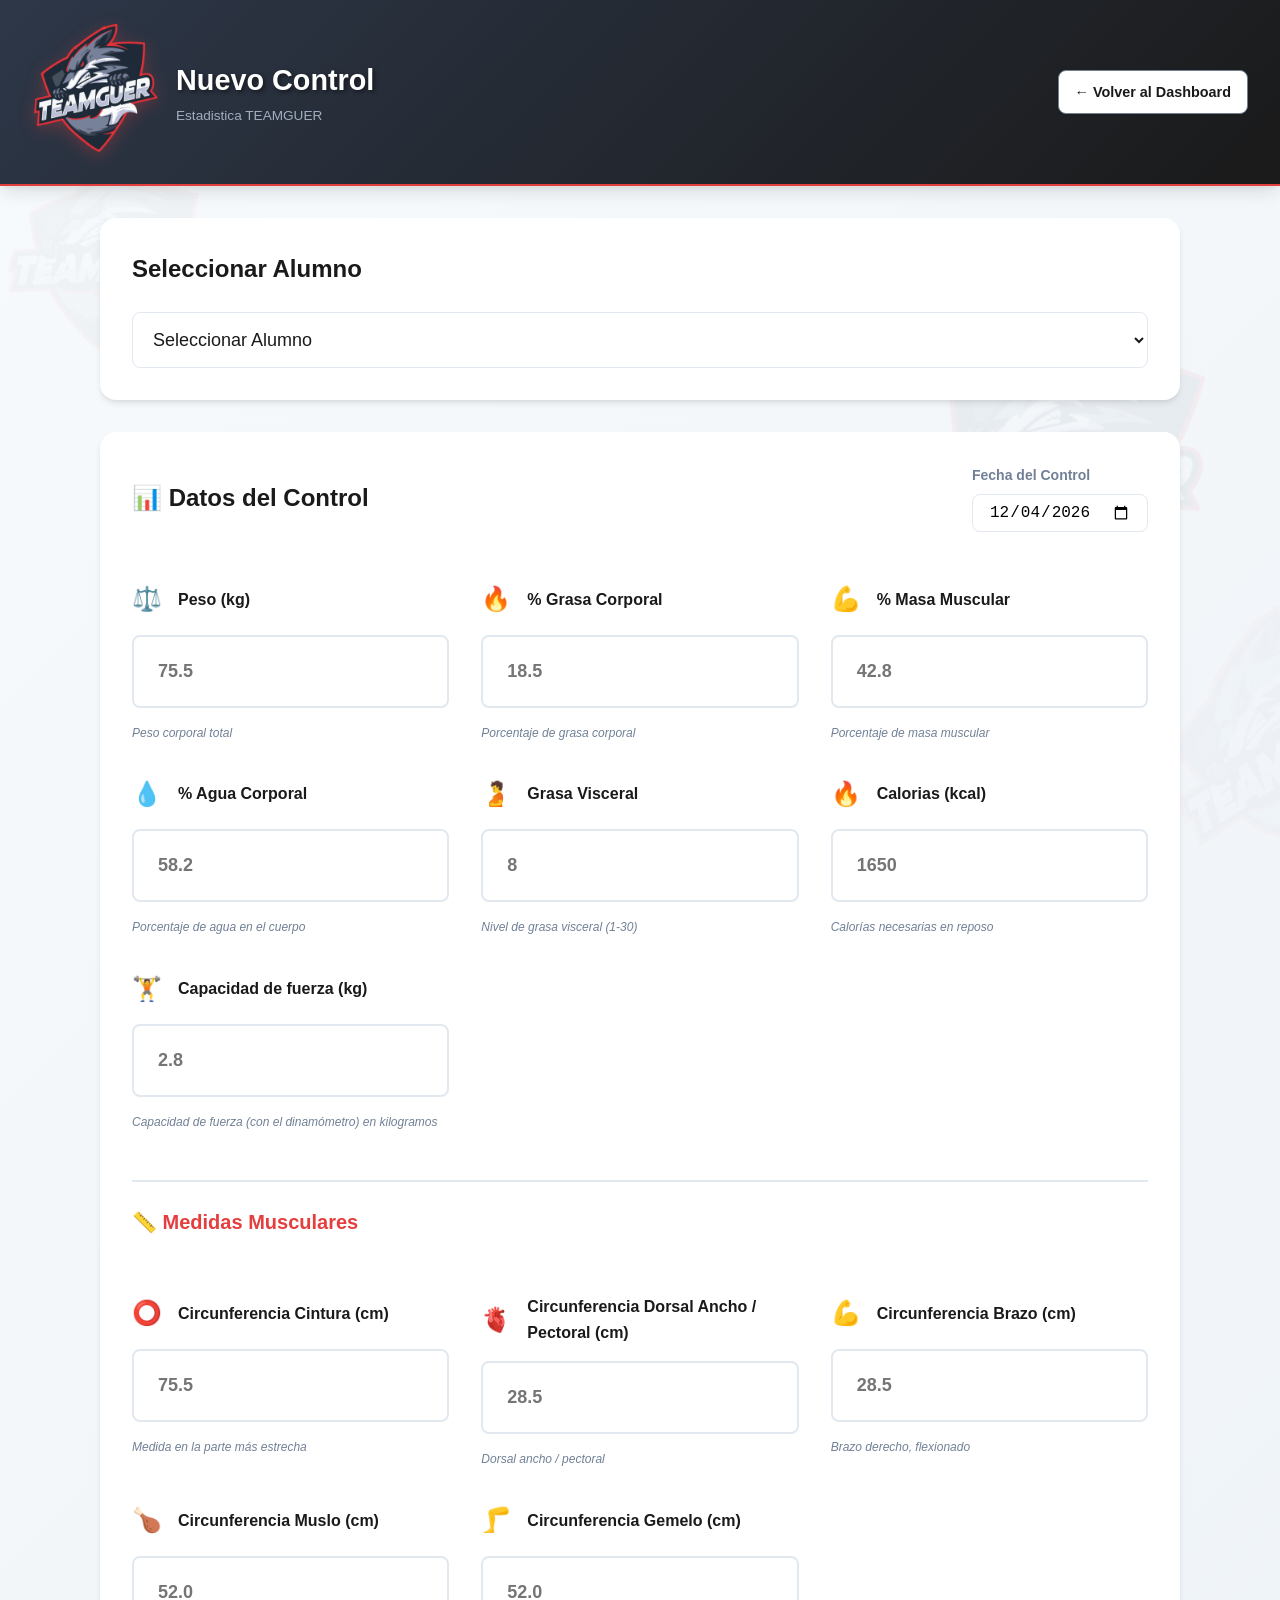
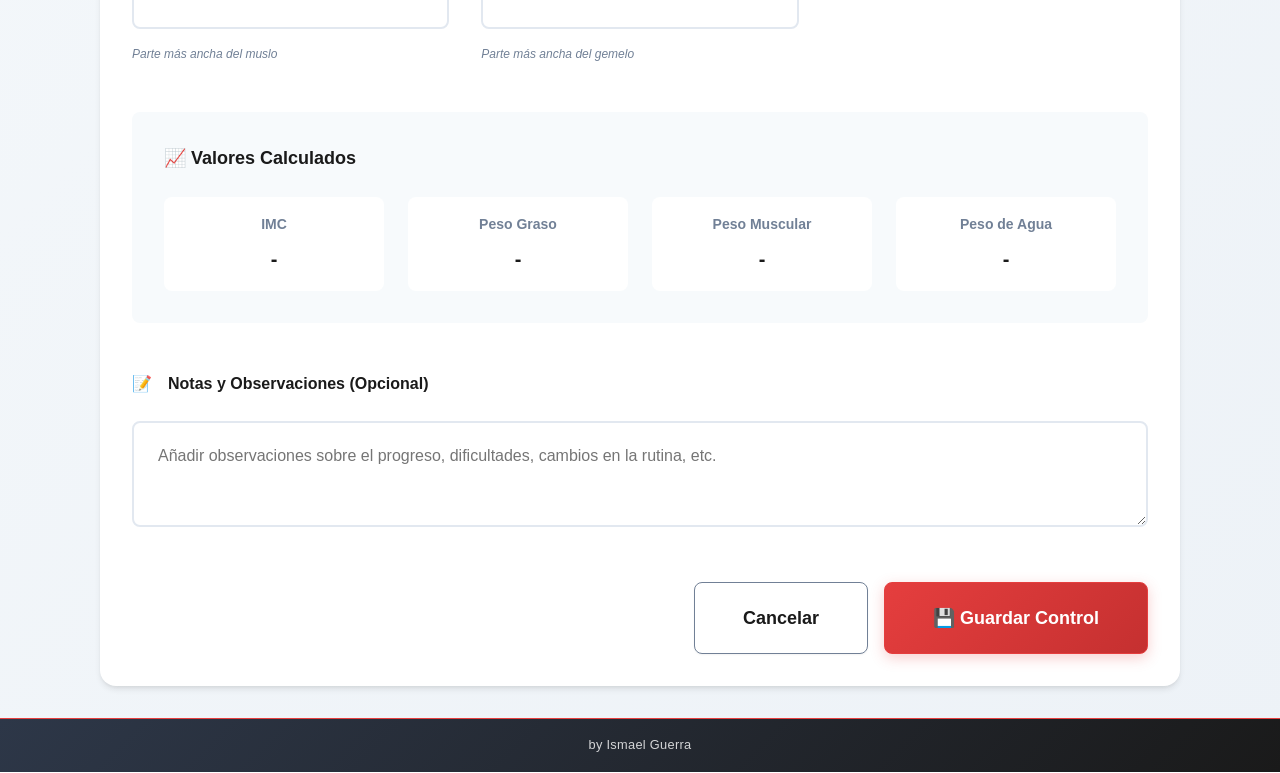
<file: new-control.html>
<!DOCTYPE html>
<html lang="es">
<head>
    <meta charset="UTF-8">
    <meta name="viewport" content="width=device-width, initial-scale=1.0">
    <title>Nuevo Control - Estadistica TEAMGUER</title>
    <link rel="stylesheet" href="css/styles.css">
    <link rel="icon" href="assets/logo.png" type="image/svg+xml">
</head>
<body>
    <!-- Header -->
    <header class="header">
        <div class="container">
            <div class="brand">
                <a href="index.html" class="logo-link">
                    <img src="assets/logo.png" alt="TEAMGUER" class="logo">
                </a>
                <div class="brand-title">
                    <h1>Nuevo Control</h1>
                    <div class="app-subtitle">Estadistica TEAMGUER</div>
                </div>
            </div>
            <div class="header-actions">
                <button type="button" onclick="newControlForm.redirectToDashboard()" class="btn btn-secondary">← Volver al Dashboard</button>
            </div>
        </div>
    </header>

    <!-- Main Form -->
    <main class="main-form">
        <div class="container">
            <div class="form-container">
                <!-- Patient Info -->
                <section class="patient-info-section">
                    <div class="patient-summary">
                        <h3 id="selectedPatientName">Seleccionar Alumno</h3>
                        <select id="patientSelectControl" class="patient-select-large" required>
                            <option value="">Seleccionar Alumno</option>
                        </select>
                    </div>
                </section>

                <!-- Control Form -->
                <section class="control-form-section">
                    <form id="newControlForm" class="control-form">
                        <div class="form-header">
                            <h3>📊 Datos del Control</h3>
                            <div class="form-date">
                                <label for="date">Fecha del Control</label>
                                <input type="date" id="date" required>
                            </div>
                        </div>

                        <div class="measurements-grid">
                            <div class="measurement-group">
                                <label for="weight">
                                    <span class="icon">⚖️</span>
                                    <span class="label">Peso (kg)</span>
                                </label>
                                <input 
                                    type="number" 
                                    id="weight" 
                                    step="1"
                                    placeholder="75.5" 
                                    required
                                >
                                <div class="input-help">Peso corporal total</div>
                            </div>

                            <div class="measurement-group">
                                <label for="fatPercentage">
                                    <span class="icon">🔥</span>
                                    <span class="label">% Grasa Corporal</span>
                                </label>
                                <input 
                                    type="number" 
                                    id="fatPercentage" 
                                    step="1"
                                    placeholder="18.5" 
                                    required
                                >
                                <div class="input-help">Porcentaje de grasa corporal</div>
                            </div>

                            <div class="measurement-group">
                                <label for="musclePercentage">
                                    <span class="icon">💪</span>
                                    <span class="label">% Masa Muscular</span>
                                </label>
                                <input 
                                    type="number" 
                                    id="musclePercentage" 
                                    step="1"
                                    placeholder="42.8" 
                                    required
                                >
                                <div class="input-help">Porcentaje de masa muscular</div>
                            </div>

                            <div class="measurement-group">
                                <label for="waterPercentage">
                                    <span class="icon">💧</span>
                                    <span class="label">% Agua Corporal</span>
                                </label>
                                <input 
                                    type="number" 
                                    id="waterPercentage" 
                                    step="1"
                                    placeholder="58.2" 
                                    required
                                >
                                <div class="input-help">Porcentaje de agua en el cuerpo</div>
                            </div>

                            <div class="measurement-group">
                                <label for="visceralFat">
                                    <span class="icon">🫄</span>
                                    <span class="label">Grasa Visceral</span>
                                </label>
                                <input 
                                    type="number" 
                                    id="visceralFat"
                                    placeholder="8"
                                >
                                <div class="input-help">Nivel de grasa visceral (1-30)</div>
                            </div>

                            <div class="measurement-group">
                                <label for="basalMetabolism">
                                    <span class="icon">🔥</span>
                                    <span class="label">Calorias (kcal)</span>
                                </label>
                                <input 
                                    type="number" 
                                    id="basalMetabolism"
                                    placeholder="1650"
                                >
                                <div class="input-help">Calorías necesarias en reposo</div>
                            </div>

                            <div class="measurement-group">
                                <label for="strongCapacity">
                                    <span class="icon">🏋️</span>
                                    <span class="label">Capacidad de fuerza (kg)</span>
                                </label>
                                <input 
                                    type="number" 
                                    id="strongCapacity" 
                                    step="1"
                                    placeholder="2.8"
                                >
                                <div class="input-help">Capacidad de fuerza (con el dinamómetro) en kilogramos</div>
                            </div>
                        </div>

                        <!-- Medidas Musculares -->
                        <div class="section-divider">
                            <h4>📏 Medidas Musculares</h4>
                        </div>

                        <div class="measurements-grid">
                            <div class="measurement-group">
                                <label for="waistCircumference">
                                    <span class="icon">⭕</span>
                                    <span class="label">Circunferencia Cintura (cm)</span>
                                </label>
                                <input 
                                    type="number" 
                                    id="waistCircumference" 
                                    step="1"
                                    placeholder="75.5"
                                >
                                <div class="input-help">Medida en la parte más estrecha</div>
                            </div>

                            <div class="measurement-group">
                                <label for="chestCircumference">
                                    <span class="icon">🫀</span>
                                    <span class="label">Circunferencia Dorsal Ancho / Pectoral (cm)</span>
                                </label>
                                <input 
                                    type="number" 
                                    id="chestCircumference" 
                                    step="1"
                                    placeholder="28.5"
                                >
                                <div class="input-help">Dorsal ancho / pectoral</div>
                            </div>

                            <div class="measurement-group">
                                <label for="armCircumference">
                                    <span class="icon">💪</span>
                                    <span class="label">Circunferencia Brazo (cm)</span>
                                </label>
                                <input 
                                    type="number" 
                                    id="armCircumference" 
                                    step="1"
                                    placeholder="28.5"
                                >
                                <div class="input-help">Brazo derecho, flexionado</div>
                            </div>

                            <div class="measurement-group">
                                <label for="thighCircumference">
                                    <span class="icon">🍗</span>
                                    <span class="label">Circunferencia Muslo (cm)</span>
                                </label>
                                <input 
                                    type="number" 
                                    id="thighCircumference" 
                                    step="1"
                                    placeholder="52.0"
                                >
                                <div class="input-help">Parte más ancha del muslo</div>
                            </div>

                            <div class="measurement-group">
                                <label for="calfCircumference">
                                    <span class="icon">🦵</span>
                                    <span class="label">Circunferencia Gemelo (cm)</span>
                                </label>
                                <input 
                                    type="number" 
                                    id="calfCircumference" 
                                    step="1"
                                    placeholder="52.0"
                                >
                                <div class="input-help">Parte más ancha del gemelo</div>
                            </div>
                        </div>

                        <!-- Calculated Values Preview -->
                        <div class="calculated-values">
                            <h4>📈 Valores Calculados</h4>
                            <div class="calculated-grid">
                                <div class="calculated-item">
                                    <span class="label">IMC</span>
                                    <span id="calculatedIMC" class="value">-</span>
                                </div>
                                <div class="calculated-item">
                                    <span class="label">Peso Graso</span>
                                    <span id="calculatedFatWeight" class="value">-</span>
                                </div>
                                <div class="calculated-item">
                                    <span class="label">Peso Muscular</span>
                                    <span id="calculatedMuscleWeight" class="value">-</span>
                                </div>
                                <div class="calculated-item">
                                    <span class="label">Peso de Agua</span>
                                    <span id="calculatedWaterWeight" class="value">-</span>
                                </div>
                            </div>
                        </div>

                        <!-- Comparison with Previous -->
                        <div id="comparisonSection" class="comparison-section" style="display: none;">
                            <h4>📊 Comparación con Control Anterior</h4>
                            <div id="comparisonGrid" class="comparison-grid">
                                <!-- Se llena dinámicamente -->
                            </div>
                        </div>

                        <!-- Notes Section -->
                        <div class="notes-section">
                            <label for="notes">
                                <span class="icon">📝</span>
                                <span class="label">Notas y Observaciones (Opcional)</span>
                            </label>
                            <textarea 
                                id="notes" 
                                rows="3" 
                                placeholder="Añadir observaciones sobre el progreso, dificultades, cambios en la rutina, etc."
                            ></textarea>
                        </div>

                        <!-- Form Actions -->
                        <div class="form-actions">
                            <button type="button" id="cancelControl" class="btn btn-secondary btn-large">
                                Cancelar
                            </button>
                            <button type="submit" class="btn btn-primary btn-large">
                                💾 Guardar Control
                            </button>
                        </div>
                    </form>
                </section>
            </div>
        </div>
    </main>

    <!-- Success Modal -->
    <div id="successModal" class="modal">
        <div class="modal-content success">
            <div class="modal-header">
                <h3>✅ Control Guardado</h3>
            </div>
            <div class="modal-body">
                <p>El control ha sido guardado exitosamente.</p>
                <div class="success-actions">
                    <button id="goToDashboard" class="btn btn-primary">Ver Dashboard</button>
                    <button id="addAnotherControl" class="btn btn-secondary">Agregar Otro Control</button>
                </div>
            </div>
        </div>
    </div>

    <!-- Footer -->
    <footer class="footer">
        <div class="container">
            <p>by Ismael Guerra</p>
        </div>
    </footer>

    <!-- Scripts -->
    <script src="js/storage.js"></script>
    <script src="js/new-control.js"></script>
</body>
</html>
</file>
<file: css/styles.css>
/* styles.css - Estilos principales para la aplicación Personal Trainer */

/* === RESET Y BASE === */
* {
    margin: 0;
    padding: 0;
    box-sizing: border-box;
}

:root {
    /* Paleta de colores basada en TEAMGUER */
    --teamguer-red: #E53E3E;
    --teamguer-dark: #1A1A1A;
    --teamguer-dark-blue: #2D3748;
    --teamguer-gray: #718096;
    --teamguer-light-gray: #A0AEC0;
    --teamguer-white: #FFFFFF;
    
    /* Colores principales */
    --primary-color: var(--teamguer-red);
    --primary-dark: #C53030;
    --secondary-color: var(--teamguer-gray);
    --success-color: #48BB78;
    --warning-color: #ED8936;
    --danger-color: var(--teamguer-red);
    --info-color: #4299E1;
    
    /* Colores de fondo */
    --bg-primary: var(--teamguer-white);
    --bg-secondary: #F7FAFC;
    --bg-tertiary: #EDF2F7;
    --bg-dark: var(--teamguer-dark);
    --bg-card: var(--teamguer-white);
    --bg-header: var(--teamguer-dark-blue);
    
    /* Colores de texto */
    --text-primary: var(--teamguer-dark);
    --text-secondary: var(--teamguer-gray);
    --text-light: var(--teamguer-light-gray);
    --text-white: var(--teamguer-white);
    --text-accent: var(--teamguer-red);
    
    /* Sombras */
    --shadow-sm: 0 1px 2px 0 rgba(26, 26, 26, 0.05);
    --shadow-md: 0 4px 6px -1px rgba(26, 26, 26, 0.1), 0 2px 4px -1px rgba(26, 26, 26, 0.06);
    --shadow-lg: 0 10px 15px -3px rgba(26, 26, 26, 0.1), 0 4px 6px -2px rgba(26, 26, 26, 0.05);
    --shadow-xl: 0 20px 25px -5px rgba(26, 26, 26, 0.1), 0 10px 10px -5px rgba(26, 26, 26, 0.04);
    --shadow-red: 0 4px 14px 0 rgba(229, 62, 62, 0.25);
    
    /* Espaciado */
    --spacing-xs: 0.5rem;
    --spacing-sm: 1rem;
    --spacing-md: 1.5rem;
    --spacing-lg: 2rem;
    --spacing-xl: 3rem;
    
    /* Bordes */
    --border-radius: 0.5rem;
    --border-radius-lg: 1rem;
    --border-color: #E2E8F0;
}

body {
    font-family: -apple-system, BlinkMacSystemFont, 'Segoe UI', Roboto, Oxygen, Ubuntu, Cantarell, sans-serif;
    background: linear-gradient(135deg, var(--bg-secondary) 0%, var(--bg-tertiary) 100%);
    color: var(--text-primary);
    line-height: 1.6;
    font-size: 16px;
    min-height: 100vh;
    position: relative;
    display: flex;
    flex-direction: column;
}

/* Watermark del logo TEAMGUER */
body::before {
    content: '';
    position: fixed;
    top: 50%;
    right: 5%;
    width: 300px;
    height: 300px;
    background-image: url('../assets/logo.png');
    background-size: contain;
    background-repeat: no-repeat;
    background-position: center;
    opacity: 0.05;
    transform: translateY(-50%) rotate(15deg);
    z-index: -1;
    pointer-events: none;
    animation: watermark-parallax 1ms linear infinite;
    animation-timeline: scroll();
}

@keyframes watermark-parallax {
    0% {
        transform: translateY(-50%) rotate(15deg);
    }
    100% {
        transform: translateY(calc(-50% + 100px)) rotate(25deg);
    }
}

/* Watermark adicional más pequeño en la esquina inferior derecha */
body::after {
    content: '';
    position: fixed;
    top: 150px;
    left: 10px;
    width: 200px;
    height: 200px;
    background-image: url('../assets/logo.png');
    background-size: contain;
    background-repeat: no-repeat;
    background-position: center;
    opacity: 0.03;
    transform: rotate(10deg);
    z-index: -1;
    pointer-events: none;
    animation: watermark-small-rotate 1ms linear infinite;
    animation-timeline: scroll();
}

@keyframes watermark-small-rotate {
    0% {
        transform: rotate(10deg);
    }
    100% {
        transform: rotate(30deg);
    }
}

/* Fallback para navegadores sin soporte */
@supports not (animation-timeline: scroll()) {
    body::before {
        animation: none;
        transform: translateY(-50%) rotate(15deg);
    }
    
    body::after {
        animation: none;
        transform: rotate(10deg);
    }
}

/* === CONTENEDOR PRINCIPAL === */
.container {
    max-width: 1400px;
    margin: 0 auto;
    padding: 0 var(--spacing-sm);
}

/* === MAIN CONTENT === */
main {
    flex: 1;
}

/* === HEADER === */
.header {
    background: linear-gradient(135deg, var(--bg-header) 0%, var(--teamguer-dark) 100%);
    box-shadow: var(--shadow-lg);
    position: sticky;
    top: 0;
    z-index: 100;
    padding: var(--spacing-md) 0;
    border-bottom: 2px solid var(--teamguer-red);
    transition: all 0.4s cubic-bezier(0.4, 0, 0.2, 1);
    backdrop-filter: blur(10px);
    animation: header-scroll-animation 1ms linear;
    animation-timeline: scroll();
    animation-fill-mode: both;
}

@keyframes header-scroll-animation {
    0% {
        padding: var(--spacing-md) 0;
        background: linear-gradient(135deg, var(--bg-header) 0%, var(--teamguer-dark) 100%);
        box-shadow: var(--shadow-lg);
        border-bottom: 2px solid var(--teamguer-red);
    }
    10% {
        padding: var(--spacing-xs) 0;
        background: rgba(45, 55, 72, 0.95);
        backdrop-filter: blur(20px);
        box-shadow: var(--shadow-xl), 0 0 30px rgba(229, 62, 62, 0.3);
        border-bottom: 1px solid var(--teamguer-red);
    }
    100% {
        padding: var(--spacing-xs) 0;
        background: rgba(45, 55, 72, 0.95);
        backdrop-filter: blur(20px);
        box-shadow: var(--shadow-xl), 0 0 30px rgba(229, 62, 62, 0.3);
        border-bottom: 1px solid var(--teamguer-red);
    }
}

.header .container {
    display: flex;
    justify-content: space-between;
    align-items: center;
    gap: var(--spacing-md);
}

.header .brand {
    display: flex;
    align-items: center;
    gap: var(--spacing-sm);
}

/* Hide brand section when sticky patient info is visible (sticky mode) */
body.sticky-mode-active .header .brand {
    /* display: none; */
}

body.sticky-mode-active .header .logo {
    position: fixed;
    left: 20px;
    top: 0px;   
}

body.sticky-mode-active .header .brand .brand-title {
    display: none;
}

.header .logo {
    width: 48px;
    height: 48px;
    object-fit: contain;
    transition: all 0.4s cubic-bezier(0.4, 0, 0.2, 1);
    transform: scale(1);
    filter: drop-shadow(0 4px 8px rgba(229, 62, 62, 0.3));
    animation: logo-scroll-animation 1ms linear;
    animation-timeline: scroll();
    animation-fill-mode: both;
    min-height: 128px;
    min-width: 128px;
}

.logo-link {
    display: inline-block;
    transition: all 0.3s ease;
    cursor: pointer;
}

.logo-link:hover .logo {
    transform: scale(1.1);
    filter: drop-shadow(0 6px 12px rgba(229, 62, 62, 0.5));
}

.logo-link:active .logo {
    transform: scale(0.95);
}

@keyframes logo-scroll-animation {
    0% {
        width: 56px;
        height: 56px;
        transform: scale(0.9);
        filter: drop-shadow(0 6px 12px rgba(229, 62, 62, 0.4));
        top: 0px;
    }
    10% {
        width: 32px;
        height: 32px;
        transform: scale(0.6);
        filter: drop-shadow(0 2px 4px rgba(229, 62, 62, 0.3));
        top: -25px;
    }
    100% {
        width: 32px;
        height: 32px;
        transform: scale(0.6);
        filter: drop-shadow(0 2px 4px rgba(229, 62, 62, 0.3));
        top: -25px;
    }
}

/* Fallback para navegadores sin animation-timeline */
@supports not (animation-timeline: scroll()) {
    .header {
        container-type: inline-size;
    }
    
    @container (min-height: 100px) {
        .header {
            padding: var(--spacing-xs) 0;
            background: rgba(45, 55, 72, 0.95);
            backdrop-filter: blur(20px);
            box-shadow: var(--shadow-xl), 0 0 30px rgba(229, 62, 62, 0.3);
            border-bottom: 1px solid var(--teamguer-red);
        }
        
        .header-actions {
            gap: var(--spacing-xs);
        }
        
        .header-actions .btn {
            padding: calc(var(--spacing-xs) * 0.8) var(--spacing-sm);
            font-size: 0.9rem;
        }
        
        .patient-select {
            font-size: 0.9rem;
            padding: calc(var(--spacing-xs) * 0.8) var(--spacing-sm);
        }
    }
}

.header h1 {
    font-size: clamp(1.2rem, 3.5vw, 1.8rem);
    font-weight: 800;
    color: var(--text-white);
    text-shadow: 2px 2px 4px rgba(0, 0, 0, 0.5);
    margin: 0;
    transition: all 0.4s cubic-bezier(0.4, 0, 0.2, 1);
    transform: scale(1);
    animation: header-text-scroll 1ms linear;
    animation-timeline: scroll();
    animation-fill-mode: both;
}

@keyframes header-text-scroll {
    0% {
        font-size: clamp(1.2rem, 3.5vw, 1.8rem);
        transform: scale(1);
        text-shadow: 2px 2px 4px rgba(0, 0, 0, 0.5);
    }
    10% {
        font-size: clamp(1rem, 3vw, 1.4rem);
        transform: scale(0.95);
        text-shadow: 1px 1px 2px rgba(0, 0, 0, 0.7);
    }
    100% {
        font-size: clamp(1rem, 3vw, 1.4rem);
        transform: scale(0.95);
        text-shadow: 1px 1px 2px rgba(0, 0, 0, 0.7);
    }
}

.header .app-subtitle {
    font-size: 0.85rem;
    color: var(--teamguer-light-gray);
    font-weight: 400;
    margin-top: 2px;
    transition: all 0.4s cubic-bezier(0.4, 0, 0.2, 1);
    opacity: 1;
    transform: translateY(0);
    animation: subtitle-scroll 1ms linear;
    animation-timeline: scroll();
    animation-fill-mode: both;
}

@keyframes subtitle-scroll {
    0% {
        font-size: 0.85rem;
        margin-top: 2px;
        opacity: 1;
        transform: translateY(0);
    }
    10% {
        font-size: 0.7rem;
        margin-top: 1px;
        opacity: 0.8;
        transform: translateY(-2px);
    }
    100% {
        font-size: 0.7rem;
        margin-top: 1px;
        opacity: 0.8;
        transform: translateY(-2px);
    }
}

.header-actions {
    display: flex;
    align-items: center;
    gap: var(--spacing-sm);
    flex-wrap: wrap;
    transition: all 0.3s ease;
    animation: header-actions-scroll-animation 1ms linear;
    animation-timeline: scroll();
    animation-fill-mode: both;
}

@keyframes header-actions-scroll-animation {
    0% {
        gap: var(--spacing-sm);
    }
    10% {
        gap: var(--spacing-xs);
    }
    100% {
        gap: var(--spacing-xs);
    }
}

.header-actions .btn {
    transition: all 0.3s cubic-bezier(0.4, 0, 0.2, 1);
    animation: header-btn-scroll-animation 1ms linear;
    animation-timeline: scroll();
    animation-fill-mode: both;
}

@keyframes header-btn-scroll-animation {
    0% {
        padding: calc(var(--spacing-xs) * 0.8) var(--spacing-sm);
        font-size: 0.9rem;
    }
    10% {
        padding: calc(var(--spacing-xs) * 0.8) var(--spacing-sm);
        font-size: 0.9rem;
    }
    100% {
        padding: calc(var(--spacing-xs) * 0.8) var(--spacing-sm);
        font-size: 0.9rem;
    }
}

.patient-select {
    transition: all 0.3s cubic-bezier(0.4, 0, 0.2, 1);
    animation: patient-select-scroll-animation 1ms linear;
    animation-timeline: scroll();
    animation-fill-mode: both;
}

@keyframes patient-select-scroll-animation {
    0% {
        font-size: 0.9rem;
        padding: calc(var(--spacing-xs) * 0.8) var(--spacing-sm);
    }
    10% {
        font-size: 0.9rem;
        padding: calc(var(--spacing-xs) * 0.8) var(--spacing-sm);
    }
    100% {
        font-size: 0.9rem;
        padding: calc(var(--spacing-xs) * 0.8) var(--spacing-sm);
    }
}

/* === BOTONES === */
.btn {
    padding: calc(var(--spacing-xs) * 0.8) var(--spacing-sm);
    border: none;
    border-radius: var(--border-radius);
    font-size: 0.9rem;
    font-weight: 600;
    cursor: pointer;
    transition: all 0.2s ease;
    display: inline-flex;
    align-items: center;
    justify-content: center;
    gap: var(--spacing-xs);
    text-decoration: none;
    min-height: 44px; /* Touch-friendly */
}

.btn-primary {
    background: linear-gradient(135deg, var(--primary-color) 0%, #C53030 100%);
    color: var(--text-white);
    box-shadow: var(--shadow-red);
    border: 1px solid var(--primary-color);
}

.btn-primary:hover {
    background: linear-gradient(135deg, #C53030 0%, #9C2A2A 100%);
    transform: translateY(-2px);
    box-shadow: 0 6px 20px 0 rgba(229, 62, 62, 0.35);
}

.btn-secondary {
    background-color: var(--bg-card);
    color: var(--text-primary);
    border: 1px solid var(--teamguer-gray);
    box-shadow: var(--shadow-sm);
}

.btn-secondary:hover {
    background-color: var(--bg-tertiary);
    border-color: var(--teamguer-red);
    color: var(--teamguer-red);
    transform: translateY(-1px);
    box-shadow: var(--shadow-md);
}

.btn-large {
    padding: var(--spacing-md) var(--spacing-xl);
    font-size: 1.125rem;
    min-height: 56px;
}

.btn:disabled {
    opacity: 0.6;
    cursor: not-allowed;
    transform: none !important;
}

/* === ANIMACIONES FANCY === */
/* Animaciones de entrada */
@keyframes slideInUp {
    from {
        opacity: 0;
        transform: translateY(30px);
    }
    to {
        opacity: 1;
        transform: translateY(0);
    }
}

@keyframes slideInLeft {
    from {
        opacity: 0;
        transform: translateX(-30px);
    }
    to {
        opacity: 1;
        transform: translateX(0);
    }
}

@keyframes slideInRight {
    from {
        opacity: 0;
        transform: translateX(30px);
    }
    to {
        opacity: 1;
        transform: translateX(0);
    }
}

@keyframes fadeInScale {
    from {
        opacity: 0;
        transform: scale(0.8);
    }
    to {
        opacity: 1;
        transform: scale(1);
    }
}

@keyframes pulse {
    0%, 100% {
        transform: scale(1);
    }
    50% {
        transform: scale(1.05);
    }
}

@keyframes float {
    0%, 100% {
        transform: translateY(0);
    }
    50% {
        transform: translateY(-10px);
    }
}

/* Clases de animación - CSS only entrance animations */
.progress-card, .chart-container, .score-card, .patient-card {
    animation: slideInUp 0.8s cubic-bezier(0.4, 0, 0.2, 1) forwards;
    animation-delay: calc(var(--animation-order, 0) * 0.1s);
}

.progress-card {
    --animation-order: 1;
    animation-name: slideInUp;
}

.chart-container {
    --animation-order: 2;
    animation-name: slideInLeft;
}

.score-card {
    --animation-order: 0;
    animation-name: fadeInScale;
}

.patient-card {
    --animation-order: 1;
    animation-name: slideInRight;
}

/* Animación específica para elementos en viewport */
@supports (animation-timeline: view()) {
    .progress-card, .chart-container, .score-card, .patient-card {
        animation-timeline: view();
        animation-range: entry 0% entry 30%;
    }
}

/* Fallback sin animation-timeline usando CSS delays progresivos */
@supports not (animation-timeline: view()) {
    .progress-card:nth-child(1) { animation-delay: 0.1s; }
    .progress-card:nth-child(2) { animation-delay: 0.2s; }
    .progress-card:nth-child(3) { animation-delay: 0.3s; }
    .progress-card:nth-child(4) { animation-delay: 0.4s; }
    .progress-card:nth-child(5) { animation-delay: 0.5s; }
    .progress-card:nth-child(6) { animation-delay: 0.6s; }
    .progress-card:nth-child(7) { animation-delay: 0.7s; }
    .progress-card:nth-child(8) { animation-delay: 0.8s; }
    
    .chart-container:nth-child(1) { animation-delay: 0.2s; }
    .chart-container:nth-child(2) { animation-delay: 0.4s; }
    .chart-container:nth-child(3) { animation-delay: 0.6s; }
    .chart-container:nth-child(4) { animation-delay: 0.8s; }
}

/* Efectos hover con animaciones */
.progress-card:hover {
    transform: translateY(-3px) scale(1.02);
    box-shadow: var(--shadow-xl);
    border-left-width: 6px;
}

.score-card:hover {
    animation: float 2s ease-in-out infinite;
    position: relative;
    overflow: hidden;
}

/* Efectos de brillo para elementos interactivos */
.btn-primary:hover {
    position: relative;
    overflow: hidden;
}

.btn-primary:hover::before,
.score-card:hover::before {
    content: '';
    position: absolute;
    top: -50%;
    left: -50%;
    width: 200%;
    height: 200%;
    background: linear-gradient(45deg, transparent, rgba(255,255,255,0.1), transparent);
    transform: rotate(45deg);
    animation: shine 0.8s ease-in-out;
}

@keyframes shine {
    0% {
        transform: translateX(-100%) translateY(-100%) rotate(45deg);
    }
    100% {
        transform: translateX(100%) translateY(100%) rotate(45deg);
    }
}

/* === SELECTS === */
.patient-select, .patient-select-large {
    padding: calc(var(--spacing-xs) * 0.8) var(--spacing-sm);
    border: 1px solid var(--border-color);
    border-radius: var(--border-radius);
    font-size: 0.9rem;
    background-color: var(--bg-primary);
    color: var(--text-primary);
    min-width: 200px;
    min-height: 44px;
}

.patient-select-large {
    font-size: 1.125rem;
    min-height: 56px;
    width: 100%;
}

/* === PANTALLA DE BIENVENIDA ANIMADA === */
.welcome-screen {
    position: relative;
    height: 70vh;
    max-height: 900px;
    display: flex;
    flex-direction: column;
    justify-content: center;
    align-items: center;
    text-align: center;
    background: linear-gradient(135deg, 
        var(--bg-card) 0%, 
        var(--bg-secondary) 50%, 
        var(--teamguer-red-light) 100%);
    border-radius: var(--border-radius-lg);
    box-shadow: var(--shadow-lg);
    margin-top: var(--spacing-md);
    border: 2px solid var(--teamguer-red);
    overflow: hidden;
}

/* Animated Background Elements */
.welcome-bg-animation {
    position: absolute;
    top: 0;
    left: 0;
    width: 100%;
    height: 100%;
    pointer-events: none;
    z-index: 1;
}

.floating-element {
    position: absolute;
    font-size: 1.8rem;
    opacity: 0.08;
    animation: floatingUpDown 6s ease-in-out infinite;
    filter: drop-shadow(0 0 8px rgba(229, 62, 62, 0.2));
}

.floating-1 {
    top: 10%;
    left: 10%;
    animation-delay: 0s;
    animation-duration: 8s;
}

.floating-2 {
    top: 20%;
    right: 15%;
    animation-delay: -2s;
    animation-duration: 10s;
}

.floating-3 {
    bottom: 30%;
    left: 5%;
    animation-delay: -4s;
    animation-duration: 7s;
}

.floating-4 {
    top: 60%;
    right: 10%;
    animation-delay: -1s;
    animation-duration: 9s;
}

.floating-5 {
    bottom: 15%;
    right: 25%;
    animation-delay: -3s;
    animation-duration: 11s;
}

.floating-6 {
    top: 35%;
    left: 20%;
    animation-delay: -5s;
    animation-duration: 6s;
}

@keyframes floatingUpDown {
    0%, 100% {
        transform: translateY(0px) rotate(0deg);
    }
    25% {
        transform: translateY(-20px) rotate(5deg);
    }
    50% {
        transform: translateY(-40px) rotate(0deg);
    }
    75% {
        transform: translateY(-20px) rotate(-5deg);
    }
}

/* Main Welcome Content */
.welcome-content {
    position: relative;
    z-index: 2;
    width: 100%;
    max-width: 900px;
    padding: var(--spacing-md);
}

/* Logo Section */
.welcome-logo-section {
    margin-bottom: var(--spacing-xl);
}

.logo-container {
    display: inline-block;
    margin-bottom: var(--spacing-md);
}

.welcome-logo {
    width: 100px;
    height: 100px;
    object-fit: contain;
    filter: drop-shadow(0 10px 30px rgba(229, 62, 62, 0.3));
    transition: transform 0.3s ease;
}

.animated-logo {
    animation: logoEntry 2s ease-out;
}

.animated-logo:hover .welcome-logo {
    transform: scale(1.1) rotate(5deg);
}

@keyframes logoEntry {
    0% {
        opacity: 0;
        transform: scale(0.5) translateY(-50px);
    }
    50% {
        opacity: 1;
        transform: scale(1.2) translateY(0);
    }
    100% {
        opacity: 1;
        transform: scale(1) translateY(0);
    }
}

.welcome-title {
    font-size: clamp(3rem, 8vw, 5rem);
    font-weight: 900;
    margin: 0;
    letter-spacing: 2px;
    text-transform: uppercase;
}

.title-part {
    display: inline-block;
    animation: titleSlideIn 1.2s ease-out;
}

.title-1 {
    color: var(--teamguer-red);
    animation-delay: 0.3s;
    transform: translateX(-100px);
}

.title-2 {
    color: var(--teamguer-dark);
    animation-delay: 0.6s;
    transform: translateX(100px);
}

@keyframes titleSlideIn {
    0% {
        opacity: 0;
        transform: translateX(var(--start-x, -100px));
    }
    100% {
        opacity: 1;
        transform: translateX(0);
    }
}

.title-underline {
    width: 100px;
    height: 4px;
    background: linear-gradient(90deg, var(--teamguer-red), var(--teamguer-dark));
    margin: var(--spacing-sm) auto;
    border-radius: 2px;
    animation: underlineGrow 1s ease-out 1s both;
}

@keyframes underlineGrow {
    0% {
        width: 0;
    }
    100% {
        width: 100px;
    }
}

/* Description Section */
.welcome-description {
    margin-bottom: var(--spacing-lg);
}

.welcome-subtitle {
    font-size: clamp(1.8rem, 3.5vw, 2.2rem);
    color: var(--teamguer-dark);
    margin-bottom: var(--spacing-sm);
    font-weight: 700;
}

.welcome-text {
    font-size: clamp(1rem, 2vw, 1.2rem);
    color: var(--text-secondary);
    line-height: 1.5;
    margin-bottom: var(--spacing-md);
}

/* Features */
.welcome-features {
    display: flex;
    justify-content: center;
    gap: var(--spacing-md);
    flex-wrap: wrap;
    margin-bottom: var(--spacing-md);
}

.feature-item {
    display: flex;
    align-items: center;
    gap: var(--spacing-xs);
    background: rgba(255, 255, 255, 0.8);
    padding: var(--spacing-xs) var(--spacing-sm);
    border-radius: 20px;
    box-shadow: var(--shadow-sm);
    font-weight: 600;
    color: var(--teamguer-dark);
    font-size: 0.9rem;
    transition: transform 0.3s ease, box-shadow 0.3s ease;
}

.feature-item:hover {
    transform: translateY(-5px);
    box-shadow: var(--shadow-md);
}

.feature-icon {
    font-size: 1.2rem;
}

/* Actions */
.welcome-actions {
    display: flex;
    flex-direction: column;
    align-items: center;
    gap: var(--spacing-sm);
    margin-bottom: var(--spacing-md);
}

.btn-hero {
    font-size: 1.1rem;
    padding: var(--spacing-sm) var(--spacing-lg);
    border-radius: 40px;
    display: flex;
    align-items: center;
    gap: var(--spacing-sm);
    box-shadow: 0 8px 25px rgba(229, 62, 62, 0.3);
    transition: all 0.3s ease;
    position: relative;
    overflow: hidden;
}

.btn-hero:hover {
    transform: translateY(-2px);
    box-shadow: 0 15px 40px rgba(229, 62, 62, 0.4);
}

.btn-hero::before {
    content: '';
    position: absolute;
    top: 0;
    left: -100%;
    width: 100%;
    height: 100%;
    background: linear-gradient(90deg, transparent, rgba(255, 255, 255, 0.2), transparent);
    transition: left 0.5s ease;
}

.btn-hero:hover::before {
    left: 100%;
}

.btn-icon {
    font-size: 1.3rem;
}

.btn-arrow {
    font-size: 1.1rem;
    transition: transform 0.3s ease;
}

.btn-hero:hover .btn-arrow {
    transform: translateX(5px);
}

.pulse-animation {
    animation: pulseGlow 2s ease-in-out infinite;
}

@keyframes pulseGlow {
    0%, 100% {
        box-shadow: 0 10px 30px rgba(229, 62, 62, 0.3);
    }
    50% {
        box-shadow: 0 10px 30px rgba(229, 62, 62, 0.6), 0 0 20px rgba(229, 62, 62, 0.4);
    }
}

.action-hint {
    color: var(--text-secondary);
    font-size: 0.8rem;
    opacity: 0.8;
}

/* Animated Stats */
.welcome-stats {
    position: relative;
    margin-top: var(--spacing-md);
    display: flex;
    gap: var(--spacing-lg);
    justify-content: center;
    z-index: 2;
}

.stat-counter {
    text-align: center;
    background: rgba(255, 255, 255, 0.9);
    padding: var(--spacing-xs) var(--spacing-sm);
    border-radius: var(--border-radius);
    box-shadow: var(--shadow-sm);
    backdrop-filter: blur(10px);
    min-width: 80px;
}

.counter-number {
    display: block;
    font-size: 1.3rem;
    font-weight: 800;
    color: var(--teamguer-red);
}

.counter-label {
    display: block;
    font-size: 0.7rem;
    color: var(--text-secondary);
    font-weight: 600;
    text-transform: uppercase;
    letter-spacing: 1px;
}

/* Slide-in animations */
.slide-in-up {
    animation: slideInUp 1s ease-out 0.8s both;
}

.slide-in-up-delay {
    animation: slideInUp 1s ease-out 1.2s both;
}

.slide-in-up-delay-2 {
    animation: slideInUp 1s ease-out 1.6s both;
}

.slide-in-up-delay-3 {
    animation: slideInUp 1s ease-out 2s both;
}

@keyframes slideInUp {
    0% {
        opacity: 0;
        transform: translateY(50px);
    }
    100% {
        opacity: 1;
        transform: translateY(0);
    }
}

/* Mobile Responsiveness */
@media (max-width: 768px) {
    /* Hide brand section on tablet and smaller screens */
    .header .brand {
        display: none;
    }
    
    .welcome-screen {
        height: 70vh;
        max-height: 700px;
        margin-top: var(--spacing-sm);
    }
    
    .welcome-features {
        flex-direction: column;
        align-items: center;
    }
    
    .welcome-stats {
        margin-top: var(--spacing-sm);
        flex-wrap: wrap;
        justify-content: center;
        gap: var(--spacing-md);
    }
    
    .floating-element {
        font-size: 1.5rem;
    }
    
    .btn-hero {
        font-size: 1rem;
        padding: var(--spacing-sm) var(--spacing-md);
    }
    
    .welcome-content {
        padding: var(--spacing-sm);
    }
}

/* Portrait TV Optimization (1080x1920) */
@media (orientation: portrait) and (min-width: 1000px) and (max-width: 1200px) {
    /* Typography optimization for portrait TV viewing */
    body {
        font-size: 18px; /* Increase base font size for TV viewing */
    }
    
    .header {
        padding: var(--spacing-lg) 0; /* More padding for TV */
    }
    
    .header h1 {
        font-size: clamp(1.5rem, 4vw, 2.2rem); /* Larger for TV */
    }
    
    .header-actions {
        justify-content: flex-end;
        flex-wrap: wrap;
        gap: var(--spacing-sm);
    }
    
    .header-actions .btn {
        padding: var(--spacing-sm) var(--spacing-md);
        font-size: 1rem; /* Larger buttons for TV */
        min-height: 48px;
    }
    
    .patient-select {
        min-width: 280px;
        font-size: 1rem;
        padding: var(--spacing-sm) var(--spacing-md);
    }
    
    /* Charts optimization for portrait layout */
    .charts-grid {
        grid-template-columns: 1fr; /* Single column for portrait */
        gap: var(--spacing-xl);
        max-width: 900px;
        margin: 0 auto;
    }
    
    .chart-container {
        background: var(--bg-card);
        border-radius: var(--border-radius-lg);
        padding: var(--spacing-lg);
        box-shadow: var(--shadow-lg);
        min-height: 400px; /* Taller for portrait */
    }
    
    .chart-container canvas {
        max-height: 500px !important; /* Taller charts for portrait */
    }
    
    /* Progress cards in single column */
    .progress-cards {
        grid-template-columns: 1fr;
        gap: var(--spacing-lg);
        max-width: 800px;
        margin: 0 auto;
    }
    
    .progress-card {
        padding: var(--spacing-lg);
    }
    
    /* Sticky patient info optimization */
    .patient-sticky-info {
        top: 140px; /* Account for taller header */
        padding: var(--spacing-md) 0;
    }
    
    .patient-sticky-summary {
        align-items: center;
        gap: var(--spacing-sm);
        text-align: center;
    }
    
    .patient-sticky-summary .patient-name {
        font-size: 1.8rem; /* Larger for TV */
    }
    
    .patient-sticky-summary .patient-basic-info {
        justify-content: center;
        flex-wrap: wrap;
        gap: var(--spacing-md);
        font-size: 1rem; /* Larger for TV readability */
    }
    
    /* Dashboard grid optimization */
    .dashboard-grid {
        grid-template-columns: 1fr;
        gap: var(--spacing-xl);
        max-width: 900px;
        margin: 0 auto;
    }
    
    /* Form optimization for portrait TV */
    .form-container {
        max-width: 800px;
        margin: 0 auto;
    }
    
    .form-grid {
        grid-template-columns: 1fr;
        gap: var(--spacing-lg);
    }
    
    .measurements-grid {
        grid-template-columns: 1fr; /* Single column for portrait TV */
        gap: var(--spacing-lg);
    }
    
    .measurement-group {
        padding: var(--spacing-md);
        background: var(--bg-card);
        border-radius: var(--border-radius);
        box-shadow: var(--shadow-sm);
    }
    
    .measurement-group label {
        font-size: 1.2rem; /* Larger labels for TV */
        font-weight: 600;
        display: flex;
        align-items: center;
        gap: var(--spacing-xs);
        margin-bottom: var(--spacing-sm);
    }
    
    .measurement-group .icon {
        font-size: 1.5rem; /* Larger icons for TV */
    }
    
    .form-group {
        margin-bottom: var(--spacing-lg);
    }
    
    .form-group label {
        font-size: 1.1rem;
        font-weight: 600;
    }
    
    .form-group input,
    .form-group select,
    .form-group textarea {
        font-size: 1rem;
        padding: var(--spacing-sm);
        min-height: 48px;
        border: 2px solid var(--border-color); /* Thicker borders for TV */
    }
    
    .form-group input:focus,
    .form-group select:focus,
    .form-group textarea:focus {
        box-shadow: 0 0 0 4px rgba(229, 62, 62, 0.3); /* TV focus indicator */
        transform: scale(1.02); /* Slight scale for TV feedback */
    }
    
    .input-help {
        font-size: 0.9rem;
        color: var(--text-secondary);
        margin-top: var(--spacing-xs);
    }
    
    /* Reduce watermark opacity for cleaner portrait view */
    body::before,
    body::after {
        opacity: 0.02;
    }
    
    /* Welcome screen optimization */
    .welcome-screen {
        padding: var(--spacing-xl) var(--spacing-lg);
        max-height: none; /* Allow full height usage */
    }
    
    .welcome-content {
        max-width: 800px;
        margin: 0 auto;
    }
    
    .welcome-features {
        grid-template-columns: 1fr;
        gap: var(--spacing-xl);
    }
    
    .welcome-stats {
        grid-template-columns: repeat(auto-fit, minmax(200px, 1fr));
        gap: var(--spacing-lg);
    }
    
    /* Recent controls optimization */
    .recent-controls-list {
        display: grid;
        gap: var(--spacing-md);
    }
    
    .control-item {
        padding: var(--spacing-md);
    }
    
    /* Achievements grid */
    .achievements-grid {
        grid-template-columns: 1fr;
        gap: var(--spacing-lg);
    }
    
    /* Modal optimization for portrait TV */
    .modal-content {
        width: 80%;
        max-width: 700px;
        margin: 5% auto;
    }
    
    .modal h2 {
        font-size: 1.8rem;
    }
    
    .modal .btn {
        font-size: 1.1rem;
        padding: var(--spacing-sm) var(--spacing-lg);
        min-height: 48px;
    }
    
    /* Leaderboard optimization for portrait TV */
    .leaderboard-list {
        gap: var(--spacing-lg);
    }
    
    .leaderboard-item {
        padding: var(--spacing-lg);
        font-size: 1.1rem;
    }
    
    .leaderboard-rank {
        font-size: 2rem; /* Larger rank numbers for TV */
    }
    
    .leaderboard-name {
        font-size: 1.3rem; /* Larger names for TV */
    }
    
    .leaderboard-score {
        font-size: 1.5rem; /* Larger scores for TV */
    }
    
    /* Patient card optimization */
    .patient-card {
        padding: var(--spacing-lg);
        margin-bottom: var(--spacing-md);
    }
    
    .patient-card h3 {
        font-size: 1.5rem; /* Larger patient names */
    }
    
    .patient-card .patient-info {
        font-size: 1rem; /* Larger info text */
        gap: var(--spacing-md);
    }
    
    /* Button optimizations throughout for TV remote control */
    .btn {
        border-width: 2px; /* Thicker borders for better TV visibility */
        transition: all 0.2s ease; /* Faster transitions for TV responsiveness */
    }
    
    .btn:hover,
    .btn:focus {
        transform: scale(1.05); /* Slight scale on focus for TV feedback */
        box-shadow: 0 0 0 4px rgba(229, 62, 62, 0.3); /* Focus ring for TV navigation */
    }
}

/* Exact 1080x1920 Portrait TV Resolution */
@media (width: 1080px) and (height: 1920px) {
    /* Specific optimizations for exact TV resolution */
    .container {
        max-width: 1000px; /* Use almost full width on this resolution */
    }
    
    /* Smoother scrolling for TV remote navigation */
    html {
        scroll-behavior: smooth;
        scroll-padding-top: 160px; /* Account for sticky elements */
    }
    
    /* Enhanced focus states for TV remote navigation */
    button:focus,
    select:focus,
    input:focus,
    textarea:focus,
    .btn:focus {
        outline: 3px solid var(--teamguer-red);
        outline-offset: 2px;
        box-shadow: 0 0 0 6px rgba(229, 62, 62, 0.2);
    }
    
    /* Optimize chart heights specifically for this resolution */
    .chart-container {
        min-height: 450px;
    }
    
    .chart-container canvas {
        max-height: 550px !important;
    }
    
    /* Welcome screen optimized for exact resolution */
    .welcome-screen {
        min-height: 1400px; /* Use most of the 1920px height */
        display: flex;
        flex-direction: column;
        justify-content: center;
    }
    
    /* Leaderboard optimization for exact TV resolution */
    .leaderboard-item {
        min-height: 120px; /* Taller items for TV readability */
        display: flex;
        align-items: center;
        padding: var(--spacing-xl);
    }
    
    /* Modal sizing for TV */
    .modal-content {
        width: 85%;
        max-width: 900px;
        max-height: 80vh;
        overflow-y: auto;
    }
}

/* Large Screen TV Optimization */
@media (min-width: 1920px) {
    .welcome-screen {
        max-height: 1000px;
    }
    
    .welcome-content {
        max-width: 1200px;
    }
    
    .feature-item {
        font-size: 1rem;
        padding: var(--spacing-sm) var(--spacing-md);
    }
}

/* === DASHBOARD PRINCIPAL === */
.main-dashboard {
    padding: var(--spacing-lg) 0;
    position: relative;
    z-index: 1;
}

.patient-dashboard {
    display: grid;
    gap: var(--spacing-lg);
}

/* === INFORMACIÓN DEL ALUMNO === */
.patient-info {
    margin-bottom: var(--spacing-md);
}

/* Barra sticky del alumno */
.patient-sticky-info {
    position: sticky;
    top: 70px; /* Debajo del header compacto */
    background: linear-gradient(135deg, var(--bg-card) 0%, var(--bg-secondary) 100%);
    border-bottom: 1px solid var(--teamguer-red);
    box-shadow: var(--shadow-sm);
    z-index: 90;
    padding: var(--spacing-xs) 0;
    transition: all 0.3s ease;
    /* Inicialmente oculto, se muestra solo con scroll */
    opacity: 0;
    transform: translateY(-100%);
    pointer-events: none;
    animation: patient-sticky-scroll-animation 1ms linear;
    animation-timeline: scroll();
    animation-fill-mode: both;
}

@keyframes patient-sticky-scroll-animation {
    0% {
        opacity: 0;
        transform: translateY(-100%);
        pointer-events: none;
    }
    10% {
        opacity: 1;
        transform: translateY(0);
        pointer-events: auto;
    }
    100% {
        opacity: 1;
        transform: translateY(0);
        pointer-events: auto;
    }
}

.patient-sticky-info .container {
    display: flex;
    justify-content: space-between;
    align-items: center;
    gap: var(--spacing-sm);
}

.patient-sticky-summary {
    display: flex;
    align-items: center;
    gap: var(--spacing-md);
    font-size: 0.9rem;
}

.patient-sticky-summary .patient-name {
    font-weight: 700;
    color: var(--teamguer-dark);
    font-size: 1.6em;
}

.patient-sticky-summary .patient-basic-info {
    display: flex;
    gap: var(--spacing-md);
    color: var(--text-secondary);
    font-size: 0.8rem;
}

.patient-sticky-summary .patient-basic-info span {
    display: flex;
    align-items: center;
    gap: var(--spacing-xs);
}

.patient-sticky-score {
    display: flex;
    align-items: center;
    gap: var(--spacing-xs);
    background: linear-gradient(135deg, var(--teamguer-red), #C53030);
    color: white;
    padding: var(--spacing-xs) var(--spacing-sm);
    border-radius: var(--border-radius);
    font-size: 0.8rem;
    font-weight: 600;
}

.patient-card {
    background-color: var(--bg-primary);
    border-radius: var(--border-radius-lg);
    padding: var(--spacing-lg);
    box-shadow: var(--shadow-md);
}

.patient-card h2 {
    font-size: clamp(1.5rem, 4vw, 2.5rem);
    margin-bottom: var(--spacing-md);
    color: var(--primary-color);
}

.patient-stats {
    display: grid;
    grid-template-columns: repeat(auto-fit, minmax(120px, 1fr));
    gap: var(--spacing-md);
}

.patient-stats .stat {
    text-align: center;
    padding: var(--spacing-sm);
    background-color: var(--bg-secondary);
    border-radius: var(--border-radius);
}

.patient-stats .label {
    display: block;
    font-size: 0.875rem;
    color: var(--text-secondary);
    font-weight: 600;
}

.patient-stats .value {
    display: block;
    font-size: clamp(1.25rem, 3vw, 1.875rem);
    font-weight: 800;
    color: var(--text-primary);
    margin-top: var(--spacing-xs);
}

/* === SECCIÓN DE PUNTAJE === */
.score-section {
    margin-bottom: var(--spacing-lg);
}

.score-card {
    background: linear-gradient(135deg, var(--teamguer-red), #C53030);
    color: var(--text-white);
    border-radius: var(--border-radius-lg);
    padding: var(--spacing-xl);
    text-align: center;
    box-shadow: var(--shadow-red);
    position: relative;
    overflow: hidden;
}

.score-card::before {
    content: '';
    position: absolute;
    top: 0;
    right: 0;
    width: 100px;
    height: 100px;
    background: rgba(255, 255, 255, 0.1);
    border-radius: 50%;
    transform: translate(30px, -30px);
}

.score-card h3 {
    font-size: clamp(1.25rem, 3vw, 1.5rem);
    margin-bottom: var(--spacing-md);
}

.score-display {
    margin: var(--spacing-lg) 0;
}

.score-number {
    font-size: clamp(3rem, 8vw, 6rem);
    font-weight: 900;
    line-height: 1;
}

.score-max {
    font-size: clamp(1.5rem, 4vw, 2rem);
    opacity: 0.8;
    margin-left: var(--spacing-xs);
}

.score-trend {
    font-size: clamp(1rem, 2.5vw, 1.25rem);
    opacity: 0.9;
}

.trend-indicator {
    display: inline-flex;
    align-items: center;
    gap: var(--spacing-xs);
}

/* Ranking Info Styles */
.ranking-info {
    margin-top: var(--spacing-md);
    padding: var(--spacing-md);
    background: rgba(255, 255, 255, 0.1);
    border-radius: var(--border-radius);
    display: flex;
    flex-direction: column;
    align-items: center;
    gap: var(--spacing-xs);
    transition: all 0.3s ease;
}

.ranking-info.hidden {
    display: none;
}

.rank-badge {
    font-size: 1.2rem;
    font-weight: 800;
    padding: 0.5rem 1rem;
    border-radius: 2rem;
    display: inline-block;
    text-align: center;
    min-width: 120px;
    text-shadow: 1px 1px 2px rgba(0, 0, 0, 0.3);
}

.ranking-info.top-rank .rank-badge {
    background: linear-gradient(135deg, #FFD700, #FFA500);
    color: #8B4513;
    animation: rankingGlow 2s ease-in-out infinite;
}

.ranking-info.rank-1 .rank-badge {
    background: linear-gradient(135deg, #FFD700, #FFA500);
    color: #8B4513;
    box-shadow: 0 4px 12px rgba(255, 215, 0, 0.4);
}

.ranking-info.rank-2 .rank-badge {
    background: linear-gradient(135deg, #C0C0C0, #E6E6E6);
    color: #4A4A4A;
    box-shadow: 0 4px 12px rgba(192, 192, 192, 0.4);
}

.ranking-info.rank-3 .rank-badge {
    background: linear-gradient(135deg, #CD7F32, #DAA520);
    color: var(--text-white);
    box-shadow: 0 4px 12px rgba(205, 127, 50, 0.4);
}

.rank-badge.rank-other {
    background: linear-gradient(135deg, var(--teamguer-gray), var(--teamguer-light-gray));
    color: var(--text-white);
}

.rank-total {
    font-size: 0.9rem;
    opacity: 0.9;
    font-weight: 500;
}

@keyframes rankingGlow {
    0%, 100% {
        box-shadow: 0 4px 12px rgba(255, 215, 0, 0.4);
    }
    50% {
        box-shadow: 0 6px 20px rgba(255, 215, 0, 0.7);
    }
}

/* === TARJETAS DE PROGRESO === */
.progress-section {
    margin-bottom: var(--spacing-lg);
}

.progress-grid {
    display: grid;
    grid-template-columns: repeat(auto-fit, minmax(280px, 1fr));
    gap: var(--spacing-md);
}

.progress-card {
    background-color: var(--bg-card);
    border-radius: var(--border-radius-lg);
    padding: var(--spacing-lg);
    box-shadow: var(--shadow-md);
    transition: all 0.3s cubic-bezier(0.4, 0, 0.2, 1);
    border-left: 4px solid var(--teamguer-red);
    position: relative;
}

.progress-header {
    display: flex;
    justify-content: space-between;
    align-items: center;
    margin-bottom: var(--spacing-md);
}

.progress-header h4 {
    font-size: clamp(1rem, 2.5vw, 1.25rem);
    color: var(--text-primary);
    font-weight: 700;
}

.trend-arrow {
    font-size: clamp(1.5rem, 3vw, 2rem);
}

.progress-values {
    display: flex;
    flex-direction: column;
    gap: var(--spacing-xs);
}

.progress-values .current {
    font-size: clamp(1.5rem, 4vw, 2.5rem);
    font-weight: 800;
    color: var(--text-primary);
}

.progress-values .change {
    font-size: clamp(0.875rem, 2vw, 1rem);
    font-weight: 600;
    color: var(--text-secondary);
}

.progress-values .change.positive {
    color: var(--success-color);
}

.progress-values .change.negative {
    color: var(--danger-color);
}

/* === SECCIÓN DE GRÁFICAS === */
.charts-section {
    margin-bottom: var(--spacing-lg);
}

.charts-grid {
    display: grid;
    grid-template-columns: repeat(auto-fit, minmax(450px, 1fr));
    gap: var(--spacing-lg);
}

.chart-container {
    background-color: var(--bg-primary);
    border-radius: var(--border-radius-lg);
    padding: var(--spacing-lg);
    box-shadow: var(--shadow-md);
    min-height: 350px;
}

.chart-container.chart-full-width {
    grid-column: 1 / -1;
    min-height: 450px;
}

.chart-container h3 {
    font-size: clamp(1.125rem, 2.5vw, 1.375rem);
    margin-bottom: var(--spacing-lg);
    color: var(--text-primary);
    text-align: center;
    font-weight: 700;
}

.chart-container canvas {
    max-height: 300px;
    width: 100% !important;
}

.chart-container.chart-full-width canvas {
    max-height: 400px;
}

/* === SECCIÓN DE GRÁFICAS ORIGINAL === */
.chart-section {
    margin-bottom: var(--spacing-lg);
}

.chart-section .chart-container {
    background-color: var(--bg-primary);
    border-radius: var(--border-radius-lg);
    padding: var(--spacing-lg);
    box-shadow: var(--shadow-md);
}

.chart-section .chart-container h3 {
    font-size: clamp(1.25rem, 3vw, 1.5rem);
    margin-bottom: var(--spacing-lg);
    color: var(--text-primary);
    text-align: center;
}

.chart-section .chart-container canvas {
    max-height: 500px;
    width: 100% !important;
}

/* === LOGROS === */
.achievements-section {
    margin-bottom: var(--spacing-lg);
}

.achievements-section h3 {
    font-size: clamp(1.25rem, 3vw, 1.5rem);
    margin-bottom: var(--spacing-lg);
    color: var(--text-primary);
}

.achievements-grid {
    display: grid;
    grid-template-columns: repeat(auto-fit, minmax(250px, 1fr));
    gap: var(--spacing-md);
}

.achievement {
    background-color: var(--bg-primary);
    border-radius: var(--border-radius);
    padding: var(--spacing-md);
    border-left: 4px solid var(--success-color);
    box-shadow: var(--shadow-sm);
}

.achievement.locked {
    opacity: 0.6;
    border-left-color: var(--text-light);
}

.achievement-title {
    font-size: 1rem;
    font-weight: 700;
    color: var(--text-primary);
    margin-bottom: var(--spacing-xs);
}

.achievement-description {
    font-size: 0.875rem;
    color: var(--text-secondary);
}

/* === CONTROLES RECIENTES === */
.recent-controls h3 {
    font-size: clamp(1.25rem, 3vw, 1.5rem);
    margin-bottom: var(--spacing-lg);
    color: var(--text-primary);
}

.controls-list {
    display: grid;
    gap: var(--spacing-md);
    overflow-y: auto;
    max-height: 500px;
}

.control-item {
    background-color: var(--bg-primary);
    border-radius: var(--border-radius);
    padding: var(--spacing-md);
    box-shadow: var(--shadow-sm);
    border-left: 4px solid var(--info-color);
}

.control-header {
    display: flex;
    justify-content: space-between;
    align-items: center;
    margin-bottom: var(--spacing-sm);
}

.control-actions {
    display: flex;
    gap: 0.5rem;
}

.control-date {
    font-size: 0.875rem;
    color: var(--text-secondary);
    font-weight: 600;
}

/* Botones pequeños */
.btn-sm {
    padding: 0.25rem 0.5rem;
    font-size: 0.75rem;
    min-width: auto;
    height: auto;
    border-radius: 0.25rem;
}

.btn-edit {
    background: var(--info-color);
    color: white;
    border: none;
}

.btn-edit:hover {
    background: #2B77CB;
}

.btn-delete {
    background: var(--danger-color);
    color: white;
    border: none;
}

.btn-delete:hover {
    background: var(--primary-dark);
}

.btn-download {
    background: var(--success-color);
    color: white;
    border: none;
}

.btn-download:hover {
    background: #2F855A;
}

/* Estilos para botón eliminar paciente */
.patient-header {
    display: flex;
    justify-content: space-between;
    align-items: flex-start;
    margin-bottom: var(--spacing-md);
}

.patient-actions {
    margin-top: 0.5rem;
    display: flex;
    gap: 0.5rem;
    flex-wrap: wrap;
}

.patient-actions .btn {
    font-size: 0.875rem;
    padding: 0.5rem 1rem;
}

@media (max-width: 640px) {
    .patient-actions {
        flex-direction: column;
        width: 100%;
    }
    
    .patient-actions .btn {
        width: 100%;
        justify-content: center;
    }
}

.btn-delete-patient {
    background: linear-gradient(135deg, var(--danger-color), var(--primary-dark));
    color: white;
    border: none;
    padding: 0.5rem 1rem;
    font-size: 0.875rem;
    border-radius: var(--border-radius);
    transition: all 0.2s ease;
    box-shadow: var(--shadow-sm);
}

.btn-delete-patient:hover {
    background: linear-gradient(135deg, var(--primary-dark), #B91C1C);
    transform: translateY(-1px);
    box-shadow: var(--shadow-md);
}

.control-summary {
    display: grid;
    grid-template-columns: repeat(auto-fit, minmax(100px, 1fr));
    gap: var(--spacing-sm);
    margin-top: var(--spacing-sm);
}

.control-metric {
    text-align: center;
}

.control-metric .label {
    display: block;
    font-size: 0.75rem;
    color: var(--text-secondary);
}

.control-metric .value {
    display: block;
    font-size: 0.875rem;
    font-weight: 700;
    color: var(--text-primary);
}

/* === FORMULARIO DE NUEVO CONTROL === */
.main-form {
    padding: var(--spacing-lg) 0;
    position: relative;
}

/* Watermark adicional para formularios */
.main-form::before {
    content: '';
    position: absolute;
    top: 20%;
    right: -10%;
    width: 250px;
    height: 250px;
    background-image: url('../assets/logo.png');
    background-size: contain;
    background-repeat: no-repeat;
    background-position: center;
    opacity: 0.02;
    transform: rotate(-20deg);
    z-index: 0;
    pointer-events: none;
}

.form-container {
    max-width: 1080px;
    margin: 0 auto;
    position: relative;
    z-index: 1;
}

.patient-info-section {
    margin-bottom: var(--spacing-lg);
}

.patient-summary {
    background-color: var(--bg-primary);
    border-radius: var(--border-radius-lg);
    padding: var(--spacing-lg);
    box-shadow: var(--shadow-md);
}

.patient-summary h3 {
    font-size: clamp(1.25rem, 3vw, 1.5rem);
    margin-bottom: var(--spacing-md);
    color: var(--text-primary);
}

.control-form-section {
    background-color: var(--bg-primary);
    border-radius: var(--border-radius-lg);
    padding: var(--spacing-lg);
    box-shadow: var(--shadow-md);
}

.form-header {
    display: flex;
    justify-content: space-between;
    align-items: center;
    margin-bottom: var(--spacing-xl);
    flex-wrap: wrap;
    gap: var(--spacing-md);
}

.form-header h3 {
    font-size: clamp(1.25rem, 3vw, 1.5rem);
    color: var(--text-primary);
}

.form-date {
    display: flex;
    flex-direction: column;
    gap: var(--spacing-xs);
}

.form-date label {
    font-size: 0.875rem;
    font-weight: 600;
    color: var(--text-secondary);
}

.form-date input {
    padding: var(--spacing-xs) var(--spacing-sm);
    border: 1px solid var(--border-color);
    border-radius: var(--border-radius);
    font-size: 1rem;
}

/* Grid de mediciones */
.measurements-grid {
    display: grid;
    grid-template-columns: repeat(auto-fit, minmax(280px, 1fr));
    gap: var(--spacing-lg);
    margin-bottom: var(--spacing-xl);
}

.measurement-group {
    display: flex;
    flex-direction: column;
    gap: var(--spacing-sm);
}

.measurement-group label {
    display: flex;
    align-items: center;
    gap: var(--spacing-sm);
    font-weight: 600;
    color: var(--text-primary);
}

.measurement-group .icon {
    font-size: 1.5rem;
}

.measurement-group .label {
    font-size: 1rem;
}

.measurement-group input {
    padding: var(--spacing-md);
    border: 2px solid var(--border-color);
    border-radius: var(--border-radius);
    font-size: 1.125rem;
    font-weight: 600;
    transition: border-color 0.2s ease;
}

.measurement-group input:focus {
    outline: none;
    border-color: var(--primary-color);
    box-shadow: 0 0 0 3px rgba(59, 130, 246, 0.1);
}

.input-help {
    font-size: 0.75rem;
    color: var(--text-secondary);
    font-style: italic;
}

/* === VALORES CALCULADOS === */
.calculated-values {
    background-color: var(--bg-secondary);
    border-radius: var(--border-radius);
    padding: var(--spacing-lg);
    margin-bottom: var(--spacing-xl);
}

.calculated-values h4 {
    font-size: 1.125rem;
    margin-bottom: var(--spacing-md);
    color: var(--text-primary);
}

.calculated-grid {
    display: grid;
    grid-template-columns: repeat(auto-fit, minmax(150px, 1fr));
    gap: var(--spacing-md);
}

.calculated-item {
    text-align: center;
    padding: var(--spacing-sm);
    background-color: var(--bg-primary);
    border-radius: var(--border-radius);
}

.calculated-item .label {
    display: block;
    font-size: 0.875rem;
    color: var(--text-secondary);
    font-weight: 600;
}

.calculated-item .value {
    display: block;
    font-size: 1.25rem;
    font-weight: 700;
    color: var(--text-primary);
    margin-top: var(--spacing-xs);
}

/* === COMPARACIÓN === */
.comparison-section {
    background-color: var(--bg-tertiary);
    border-radius: var(--border-radius);
    padding: var(--spacing-lg);
    margin-bottom: var(--spacing-xl);
}

.comparison-section h4 {
    font-size: 1.125rem;
    margin-bottom: var(--spacing-md);
    color: var(--text-primary);
}

.comparison-grid {
    display: grid;
    grid-template-columns: repeat(auto-fit, minmax(200px, 1fr));
    gap: var(--spacing-md);
}

.comparison-item {
    background-color: var(--bg-primary);
    border-radius: var(--border-radius);
    padding: var(--spacing-md);
    text-align: center;
}

.comparison-item .metric {
    font-size: 0.875rem;
    color: var(--text-secondary);
    font-weight: 600;
    margin-bottom: var(--spacing-xs);
}

.comparison-item .values {
    display: flex;
    justify-content: space-between;
    align-items: center;
    margin-bottom: var(--spacing-xs);
}

.comparison-item .previous {
    font-size: 0.875rem;
    color: var(--text-light);
}

.comparison-item .current {
    font-size: 1rem;
    font-weight: 700;
    color: var(--text-primary);
}

.comparison-item .change {
    font-size: 0.875rem;
    font-weight: 600;
}

.comparison-item .change.positive {
    color: var(--success-color);
}

.comparison-item .change.negative {
    color: var(--danger-color);
}

.comparison-item .change.neutral {
    color: var(--text-secondary);
}

/* === SECCIONES DEL FORMULARIO === */
.section-divider {
    margin: var(--spacing-xl) 0 var(--spacing-lg) 0;
    padding: var(--spacing-md) 0;
    border-top: 2px solid var(--border-color);
}

.section-divider h4 {
    font-size: clamp(1.125rem, 2.5vw, 1.25rem);
    color: var(--primary-color);
    font-weight: 700;
    margin: 0;
    display: flex;
    align-items: center;
    gap: var(--spacing-sm);
}

/* === NOTAS === */
.notes-section {
    margin-bottom: var(--spacing-xl);
}

.notes-section label {
    display: flex;
    align-items: center;
    gap: var(--spacing-sm);
    margin-bottom: var(--spacing-md);
    font-weight: 600;
    color: var(--text-primary);
}

.notes-section textarea {
    width: 100%;
    padding: var(--spacing-md);
    border: 2px solid var(--border-color);
    border-radius: var(--border-radius);
    font-size: 1rem;
    font-family: inherit;
    resize: vertical;
    min-height: 100px;
}

.notes-section textarea:focus {
    outline: none;
    border-color: var(--primary-color);
    box-shadow: 0 0 0 3px rgba(59, 130, 246, 0.1);
}

/* === ACCIONES DE FORMULARIO === */
.form-actions {
    display: flex;
    justify-content: center;
    gap: var(--spacing-lg);
    flex-wrap: wrap;
}

/* === MODALES === */
.modal {
    display: none;
    position: fixed;
    z-index: 1000;
    left: 0;
    top: 0;
    width: 100%;
    height: 100%;
    background-color: rgba(0, 0, 0, 0.5);
    backdrop-filter: blur(4px);
}

.modal-content {
    background-color: var(--bg-primary);
    position: relative;
    padding: 1rem;
    margin: 5% auto;
    border-radius: var(--border-radius-lg);
    width: 90%;
    max-width: 600px;
    max-height: 90vh;
    overflow-y: auto;
    box-shadow: var(--shadow-xl);
    animation: modalSlideIn 0.3s ease;
}

@keyframes modalSlideIn {
    from {
        opacity: 0;
        transform: translateY(-50px);
    }
    to {
        opacity: 1;
        transform: translateY(0);
    }
}

.modal-header {
    display: flex;
    justify-content: space-between;
    align-items: center;
    padding: 1rem;
    border-bottom: 1px solid var(--border-color);
}

.modal-header h3 {
    font-size: 1.25rem;
    color: var(--text-primary);
}

.close {
    font-size: 1.5rem;
    cursor: pointer;
    color: var(--text-secondary);
    transition: color 0.2s ease;
}

.close:hover {
    color: var(--text-primary);
}

.modal-content form {
    padding: var(--spacing-lg);
}

.form-group {
    display: flex;
    flex-direction: column;
    gap: var(--spacing-xs);
    margin-bottom: var(--spacing-md);
}

.form-row {
    display: grid;
    grid-template-columns: 1fr 1fr;
    gap: var(--spacing-md);
}

.form-group label {
    font-weight: 600;
    color: var(--text-primary);
    font-size: 0.875rem;
}

.form-group input,
.form-group select {
    padding: var(--spacing-sm) var(--spacing-md);
    border: 1px solid var(--border-color);
    border-radius: var(--border-radius);
    font-size: 1rem;
}

.form-group input:focus,
.form-group select:focus {
    outline: none;
    border-color: var(--primary-color);
    box-shadow: 0 0 0 3px rgba(59, 130, 246, 0.1);
}

.form-actions {
    display: flex;
    justify-content: flex-end;
    gap: var(--spacing-sm);
    margin-top: var(--spacing-lg);
}

/* === MODAL DE ÉXITO === */
.modal-content.success {
    text-align: center;
}

.modal-content.success .modal-body {
    padding: var(--spacing-xl);
}

.success-actions {
    display: flex;
    justify-content: center;
    gap: var(--spacing-md);
    margin-top: var(--spacing-lg);
    flex-wrap: wrap;
}

/* === MODAL DE DESCARGA === */
.download-options {
    display: flex;
    flex-direction: column;
    gap: var(--spacing-md);
    margin-top: var(--spacing-lg);
}

.download-options .btn {
    min-width: auto;
    width: 100%;
    padding: var(--spacing-md);
    font-size: 1rem;
}

.modal-close {
    position: absolute;
    top: 15px;
    right: 20px;
    background: none;
    border: none;
    font-size: 24px;
    cursor: pointer;
    color: var(--text-secondary);
    transition: color 0.2s ease;
}

.modal-close:hover {
    color: var(--danger-color);
}

/* === RESPONSIVE === */

/* Tablets */
@media (max-width: 768px) {
    .container {
        padding: 0 var(--spacing-sm);
    }
    
    .header .container {
        flex-direction: column;
        gap: var(--spacing-sm);
    }
    
    .header-actions {
        width: 100%;
        justify-content: center;
    }
    
    .progress-grid {
        grid-template-columns: 1fr;
    }
    
    .charts-grid {
        grid-template-columns: 1fr;
    }
    
    .chart-container.chart-full-width {
        grid-column: 1;
    }
    
    .measurements-grid {
        grid-template-columns: 1fr;
    }
    
    .form-row {
        grid-template-columns: 1fr;
    }
}

/* Móviles */
@media (max-width: 480px) {
    :root {
        --spacing-lg: 1.5rem;
        --spacing-xl: 2rem;
    }
    
    .patient-stats {
        grid-template-columns: repeat(2, 1fr);
    }
    
    .calculated-grid {
        grid-template-columns: repeat(2, 1fr);
    }
    
    .achievements-grid {
        grid-template-columns: 1fr;
    }
    
    .form-actions {
        flex-direction: column;
    }
    
    .btn-large {
        width: 100%;
    }
}

/* Pantallas muy grandes / TV */
@media (min-width: 1200px) {
    .container {
        max-width: 1600px;
        padding: 0 var(--spacing-lg);
    }
    
    .progress-grid {
        grid-template-columns: repeat(5, 1fr);
    }
    
    .chart-container canvas {
        max-height: 600px;
    }
}

/* Modo pantalla completa para TV */
@media (min-width: 1400px) {
    :root {
        --spacing-lg: 3rem;
        --spacing-xl: 4rem;
    }
    
    .score-number {
        font-size: 8rem;
    }
    
    .progress-values .current {
        font-size: 3rem;
    }
    
    .btn {
        padding: calc(var(--spacing-xs) * 0.8) var(--spacing-sm);
        font-size: 0.9rem;
    }
    
    .chart-container canvas {
        max-height: 700px;
    }
}

/* === UTILIDADES === */
.text-center { text-align: center; }
.text-left { text-align: left; }
.text-right { text-align: right; }

.mb-0 { margin-bottom: 0; }
.mb-1 { margin-bottom: var(--spacing-xs); }
.mb-2 { margin-bottom: var(--spacing-sm); }
.mb-3 { margin-bottom: var(--spacing-md); }
.mb-4 { margin-bottom: var(--spacing-lg); }

.hidden { display: none !important; }
.visible { display: block !important; }

.loading {
    opacity: 0.6;
    pointer-events: none;
}

/* === ANIMACIONES === */
.fade-in {
    animation: fadeIn 0.3s ease;
}

@keyframes fadeIn {
    from { opacity: 0; }
    to { opacity: 1; }
}

.slide-up {
    animation: slideUp 0.3s ease;
}

@keyframes slideUp {
    from {
        opacity: 0;
        transform: translateY(20px);
    }
    to {
        opacity: 1;
        transform: translateY(0);
    }
}

/* === ESTADOS DE ERROR === */
.error {
    border-color: var(--danger-color) !important;
    box-shadow: 0 0 0 3px rgba(239, 68, 68, 0.1) !important;
}

.error-message {
    color: var(--danger-color);
    font-size: 0.875rem;
    margin-top: var(--spacing-xs);
}

/* === FOOTER === */
.footer {
    background: linear-gradient(135deg, var(--bg-header) 0%, var(--teamguer-dark) 100%);
    color: var(--text-white);
    text-align: center;
    padding: var(--spacing-sm) 0;
    margin-top: auto;
    border-top: 1px solid var(--teamguer-red);
    position: relative;
    flex-shrink: 0;
}

.footer::before {
    content: '';
    position: absolute;
    top: -1px;
    left: 0;
    right: 0;
    height: 1px;
    background: linear-gradient(90deg, transparent, var(--teamguer-red), transparent);
    opacity: 0.3;
}

.footer p {
    margin: 0;
    font-size: 0.8rem;
    opacity: 0.8;
    letter-spacing: 0.3px;
}

.footer .heart {
    color: var(--teamguer-red);
    font-size: 1em;
    animation: heartbeat 2s ease-in-out infinite;
    display: inline-block;
    margin: 0 1px;
}

@keyframes heartbeat {
    0%, 100% {
        transform: scale(1);
    }
    50% {
        transform: scale(1.5);
    }
}

/* === LEADERBOARD === */
.btn-accent {
    background: linear-gradient(135deg, var(--teamguer-red), #FF6347, var(--teamguer-red));
    color: var(--teamguer-white);
    border: none;
    font-weight: 700;
    font-size: 1.1rem;
    box-shadow: 0 8px 20px rgba(229, 62, 62, 0.4);
    transition: all 0.3s ease;
    text-shadow: 1px 1px 2px rgba(0, 0, 0, 0.3);
    animation: teamguerPulse 2s infinite;
}

.btn-accent:hover {
    background: linear-gradient(135deg, var(--primary-dark), var(--teamguer-red), var(--primary-dark));
    transform: translateY(-3px) scale(1.05);
    box-shadow: 0 12px 25px rgba(229, 62, 62, 0.6);
}

/* Efecto especial para el botón del leaderboard */
#leaderboardBtn {
    position: relative;
    overflow: hidden;
    animation: teamguerPulse 2s infinite, buttonGlow 4s ease-in-out infinite;
}

#leaderboardBtn::before {
    content: '';
    position: absolute;
    top: -50%;
    left: -50%;
    width: 200%;
    height: 200%;
    background: linear-gradient(45deg, transparent, rgba(255, 255, 255, 0.3), transparent);
    transform: rotate(45deg);
    transition: all 0.6s ease;
    opacity: 0;
}

#leaderboardBtn:hover::before {
    animation: shine 0.8s ease forwards;
    opacity: 1;
}

@keyframes shine {
    0% {
        left: -50%;
    }
    100% {
        left: 150%;
    }
}

@keyframes buttonGlow {
    0%, 100% {
        filter: drop-shadow(0 0 5px rgba(229, 62, 62, 0.5));
    }
    50% {
        filter: drop-shadow(0 0 15px rgba(229, 62, 62, 0.8));
    }
}

@keyframes teamguerPulse {
    0%, 100% {
        box-shadow: 0 8px 20px rgba(229, 62, 62, 0.4);
    }
    50% {
        box-shadow: 0 10px 30px rgba(229, 62, 62, 0.7);
    }
}

.btn-ghost {
    background: rgba(255, 255, 255, 0.1);
    color: var(--text-white);
    border: 2px solid rgba(255, 255, 255, 0.3);
    padding: 0.8rem 1.5rem;
    border-radius: 0.8rem;
    cursor: pointer;
    transition: all 0.3s ease;
    font-size: 1.4rem;
    font-weight: 600;
    line-height: 1;
    backdrop-filter: blur(10px);
}

.btn-ghost:hover {
    background: rgba(255, 255, 255, 0.2);
    border-color: rgba(255, 255, 255, 0.6);
    transform: scale(1.1);
    box-shadow: 0 8px 20px rgba(255, 255, 255, 0.2);
}

.leaderboard-section {
    position: fixed;
    top: 0;
    left: 0;
    right: 0;
    bottom: 0;
    background: linear-gradient(135deg, var(--teamguer-dark) 0%, var(--teamguer-dark-blue) 50%, var(--teamguer-red) 100%);
    backdrop-filter: blur(15px);
    z-index: 1000;
    display: flex;
    align-items: center;
    justify-content: center;
    padding: 2rem;
    animation: leaderboardAppear 0.6s ease-out;
}

@keyframes leaderboardAppear {
    from {
        opacity: 0;
        background: linear-gradient(135deg, var(--teamguer-dark) 0%, var(--teamguer-dark) 50%, var(--teamguer-dark) 100%);
    }
    to {
        opacity: 1;
        background: linear-gradient(135deg, var(--teamguer-dark) 0%, var(--teamguer-dark-blue) 50%, var(--teamguer-red) 100%);
    }
}

.leaderboard-section.hidden {
    display: none;
}

.leaderboard-header {
    display: flex;
    justify-content: space-between;
    align-items: center;
    gap: 4rem;
}

.leaderboard-header h2 {
    color: var(--text-white);
    font-size: 3.5rem;
    font-weight: 800;
}

@keyframes titleGlow {
    0%, 100% {
        filter: drop-shadow(0 0 10px rgba(255, 215, 0, 0.5));
    }
    50% {
        filter: drop-shadow(0 0 20px rgba(255, 215, 0, 0.8));
    }
}

.title-glow {
    /* Mantener solo el gradiente sin animaciones */
}

.leaderboard-content {
    background: linear-gradient(135deg, rgba(255, 255, 255, 0.5) 0%, rgba(247, 250, 252, 0.5) 100%);
    border-radius: 2rem;
    padding: 2rem;
    box-shadow: 0 25px 50px rgba(0, 0, 0, 0.5);
    max-width: 900px;
    width: 100%;
    max-height: 85vh;
    animation: contentSlide 0.8s cubic-bezier(0.175, 0.885, 0.32, 1.275);
    border: 3px solid transparent;
    background-clip: padding-box;
    position: relative;
}

.leaderboard-content::before {
    content: '';
    position: absolute;
    top: -3px;
    left: -3px;
    right: -3px;
    bottom: -3px;
    background: linear-gradient(45deg, var(--teamguer-red), #FFD700, var(--info-color), var(--success-color));
    border-radius: 2rem;
    z-index: -1;
    animation: borderGlow 4s linear infinite;
}

@keyframes borderGlow {
    0% { background-position: 0% 50%; }
    50% { background-position: 100% 50%; }
    100% { background-position: 0% 50%; }
}

@keyframes contentSlide {
    from {
        transform: scale(0.8) translateY(60px);
        opacity: 0;
    }
    to {
        transform: scale(1) translateY(0);
        opacity: 1;
    }
}

.leaderboard-list {
    display: flex;
    flex-direction: column;
    gap: 1.5rem;
}

.leaderboard-item {
    display: flex;
    align-items: center;
    padding: 2rem;
    background: linear-gradient(135deg, rgba(255, 255, 255, 0.9) 0%, rgba(247, 250, 252, 0.8) 100%);
    border-radius: 1.5rem;
    border: 3px solid transparent;
    transition: all 0.4s cubic-bezier(0.175, 0.885, 0.32, 1.275);
    position: relative;
    overflow: hidden;
    box-shadow: 0 10px 25px rgba(0, 0, 0, 0.1);
    /* Quitar animaciones de entrada */
    opacity: 1;
    transform: translateX(0);
}

.leaderboard-item:nth-child(1) { animation-delay: 0.1s; }
.leaderboard-item:nth-child(2) { animation-delay: 0.2s; }
.leaderboard-item:nth-child(3) { animation-delay: 0.3s; }
.leaderboard-item:nth-child(4) { animation-delay: 0.4s; }
.leaderboard-item:nth-child(5) { animation-delay: 0.5s; }

@keyframes itemSlideIn {
    to {
        opacity: 1;
        transform: translateX(0);
    }
}

.leaderboard-item::before {
    content: '';
    position: absolute;
    top: 0;
    left: -100%;
    width: 100%;
    height: 100%;
    background: linear-gradient(90deg, transparent, rgba(255, 255, 255, 0.4), transparent);
    transition: left 0.6s ease;
}

.leaderboard-item:hover::before {
    left: 100%;
}

.leaderboard-item:hover {
    transform: translateY(-8px) scale(1.02);
    box-shadow: 0 20px 40px rgba(0, 0, 0, 0.2);
    border-color: var(--primary-color);
}

.leaderboard-item.rank-1 {
    background: linear-gradient(135deg, #FFD700 0%, #FFA500 50%, #FFD700 100%);
    color: #8B4513;
    border-color: #FFD700;
    box-shadow: 0 15px 35px rgba(255, 215, 0, 0.4);
    font-weight: 700;
    /* Quitar animaciones que pueden causar conflictos */
}

@keyframes goldShimmer {
    0%, 100% {
        box-shadow: 0 15px 35px rgba(255, 215, 0, 0.4);
    }
    50% {
        box-shadow: 0 20px 45px rgba(255, 215, 0, 0.7);
    }
}

.leaderboard-item.rank-1::before {
    background: linear-gradient(90deg, transparent, rgba(255, 255, 255, 0.6), transparent);
}

.leaderboard-item.rank-1::after {
    content: '';
    position: absolute;
    top: -15px;
    right: 2rem;
    width: 3rem;
    height: 3rem;
    background-image: url('assets/logo.png');
    background-size: contain;
    background-repeat: no-repeat;
    background-position: center;
    animation: crownBounce 2s ease-in-out infinite;
    filter: drop-shadow(2px 2px 4px rgba(0, 0, 0, 0.3)) drop-shadow(0 0 8px rgba(229, 62, 62, 0.6));
}

@keyframes crownBounce {
    0%, 100% {
        transform: translateY(0) rotate(-5deg);
    }
    50% {
        transform: translateY(-15px) rotate(5deg);
    }
}

.leaderboard-item.rank-2 {
    background: linear-gradient(135deg, #C0C0C0 0%, #E6E6E6 50%, #C0C0C0 100%);
    color: #4A4A4A;
    border-color: #C0C0C0;
    box-shadow: 0 12px 30px rgba(192, 192, 192, 0.3);
    font-weight: 600;
}

.leaderboard-item.rank-3 {
    background: linear-gradient(135deg, #CD7F32 0%, #DAA520 50%, #CD7F32 100%);
    color: var(--text-white);
    border-color: #CD7F32;
    box-shadow: 0 12px 30px rgba(205, 127, 50, 0.3);
    font-weight: 600;
}

.leaderboard-rank {
    font-size: 3.5rem;
    font-weight: 900;
    width: 5rem;
    text-align: center;
    margin-right: 2rem;
    text-shadow: 2px 2px 4px rgba(0, 0, 0, 0.3);
    animation: rankPulse 2s ease-in-out infinite;
}

@keyframes rankPulse {
    0%, 100% {
        transform: scale(1);
    }
    50% {
        transform: scale(1.1);
    }
}

.leaderboard-rank.rank-1 {
    color: #B8860B;
    background: linear-gradient(45deg, #FFD700, #FFA500);
    -webkit-background-clip: text;
    -webkit-text-fill-color: transparent;
    background-clip: text;
}

.leaderboard-rank.rank-2 {
    color: #696969;
}

.leaderboard-rank.rank-3 {
    color: #8B4513;
}

.leaderboard-info {
    flex: 1;
    display: flex;
    flex-direction: column;
    gap: 0.8rem;
}

.leaderboard-name {
    font-weight: 800;
    font-size: 1.8rem;
    color: inherit;
    margin-bottom: 0.5rem;
    text-shadow: 1px 1px 2px rgba(0, 0, 0, 0.1);
}

.leaderboard-details {
    display: flex;
    gap: 2rem;
    font-size: 1.2rem;
    color: var(--text-secondary);
    font-weight: 500;
}

.leaderboard-item.rank-1 .leaderboard-details,
.leaderboard-item.rank-2 .leaderboard-details,
.leaderboard-item.rank-3 .leaderboard-details {
    color: rgba(0, 0, 0, 0.7);
}

.leaderboard-score {
    display: flex;
    flex-direction: column;
    align-items: center;
    text-align: center;
    min-width: 6rem;
}

.leaderboard-score-number {
    font-size: 3rem;
    font-weight: 900;
    line-height: 1;
    color: var(--primary-color);
    text-shadow: 2px 2px 4px rgba(0, 0, 0, 0.2);
    animation: scoreGlow 3s ease-in-out infinite;
}

@keyframes scoreGlow {
    0%, 100% {
        filter: drop-shadow(0 0 5px rgba(229, 62, 62, 0.5));
    }
    50% {
        filter: drop-shadow(0 0 15px rgba(229, 62, 62, 0.8));
    }
}

.leaderboard-item.rank-1 .leaderboard-score-number,
.leaderboard-item.rank-2 .leaderboard-score-number,
.leaderboard-item.rank-3 .leaderboard-score-number {
    color: var(--text-primary);
    filter: drop-shadow(0 0 8px rgba(0, 0, 0, 0.3));
}

.leaderboard-score-label {
    font-size: 1rem;
    font-weight: 600;
    color: var(--text-secondary);
    margin-top: 0.3rem;
    text-transform: uppercase;
    letter-spacing: 0.5px;
}

.leaderboard-item.rank-1 .leaderboard-score-label,
.leaderboard-item.rank-2 .leaderboard-score-label,
.leaderboard-item.rank-3 .leaderboard-score-label {
    color: rgba(0, 0, 0, 0.6);
}

.leaderboard-footer {
    margin: 1rem;
    text-align: center;
    color: var(--text-secondary);
    font-style: italic;
    font-size: 1.1rem;
    font-weight: 500;
}

.leaderboard-empty {
    text-align: center;
    padding: 4rem 3rem;
    color: var(--text-secondary);
}

.leaderboard-empty h3 {
    font-size: 2.5rem;
    margin-bottom: 1.5rem;
    color: var(--text-primary);
    font-weight: 700;
}

.leaderboard-empty p {
    font-size: 1.3rem;
    line-height: 1.6;
    margin-bottom: 1rem;
}

@keyframes fadeIn {
    from {
        opacity: 0;
    }
    to {
        opacity: 1;
    }
}

@keyframes slideUp {
    from {
        transform: translateY(2rem);
        opacity: 0;
    }
    to {
        transform: translateY(0);
        opacity: 1;
    }
}

@keyframes bounce {
    0%, 20%, 50%, 80%, 100% {
        transform: translateY(0);
    }
    40% {
        transform: translateY(-8px);
    }
    60% {
        transform: translateY(-4px);
    }
}

/* TV-Optimized Animations */
@keyframes sparkle {
    0%, 100% {
        transform: scale(1) rotate(0deg);
        opacity: 1;
    }
    25% {
        transform: scale(1.2) rotate(90deg);
        opacity: 0.8;
    }
    50% {
        transform: scale(0.8) rotate(180deg);
        opacity: 0.6;
    }
    75% {
        transform: scale(1.1) rotate(270deg);
        opacity: 0.9;
    }
}

@keyframes fireEffect {
    0%, 100% {
        text-shadow: 0 0 5px #FFD700, 0 0 10px #FFA500, 0 0 15px #FF6347;
    }
    50% {
        text-shadow: 0 0 10px #FFD700, 0 0 20px #FFA500, 0 0 30px #FF6347;
    }
}

@keyframes tvGlow {
    0%, 100% {
        filter: brightness(1) saturate(1.2) drop-shadow(0 0 10px rgba(255, 215, 0, 0.3));
    }
    50% {
        filter: brightness(1.1) saturate(1.4) drop-shadow(0 0 20px rgba(255, 215, 0, 0.6));
    }
}

@keyframes celebrationFall {
    0% {
        transform: translateY(-100vh) rotate(0deg);
        opacity: 1;
    }
    100% {
        transform: translateY(100vh) rotate(360deg);
        opacity: 0;
    }
}

/* Enhanced TV visibility */
@media (min-width: 1200px) {
    .leaderboard-header h2 {
        font-size: 4.5rem;
        /* Mantener solo el gradiente sin animaciones */
    }
    
    .leaderboard-content {
        max-width: 1200px;
    }
    
    .leaderboard-item {
        padding: 3rem;
        min-height: 120px;
    }
    
    .leaderboard-rank {
        font-size: 4.5rem;
        width: 6rem;
        margin-right: 3rem;
    }
    
    .leaderboard-name {
        font-size: 2.5rem;
    }
    
    .leaderboard-details {
        font-size: 1.4rem;
        gap: 3rem;
    }
    
    .leaderboard-score-number {
        font-size: 4rem;
    }
    
    .leaderboard-score-label {
        font-size: 1.3rem;
    }
    
    .leaderboard-item.rank-1::after {
        width: 4rem;
        height: 4rem;
        right: 3rem;
        top: -20px;
    }
}

/* Counter Complete Animation */
@keyframes counterComplete {
    0% {
        transform: scale(1);
        box-shadow: var(--shadow-sm);
    }
    50% {
        transform: scale(1.05);
        box-shadow: 0 5px 20px rgba(229, 62, 62, 0.3);
    }
    100% {
        transform: scale(1);
        box-shadow: var(--shadow-sm);
    }
}
</file>
